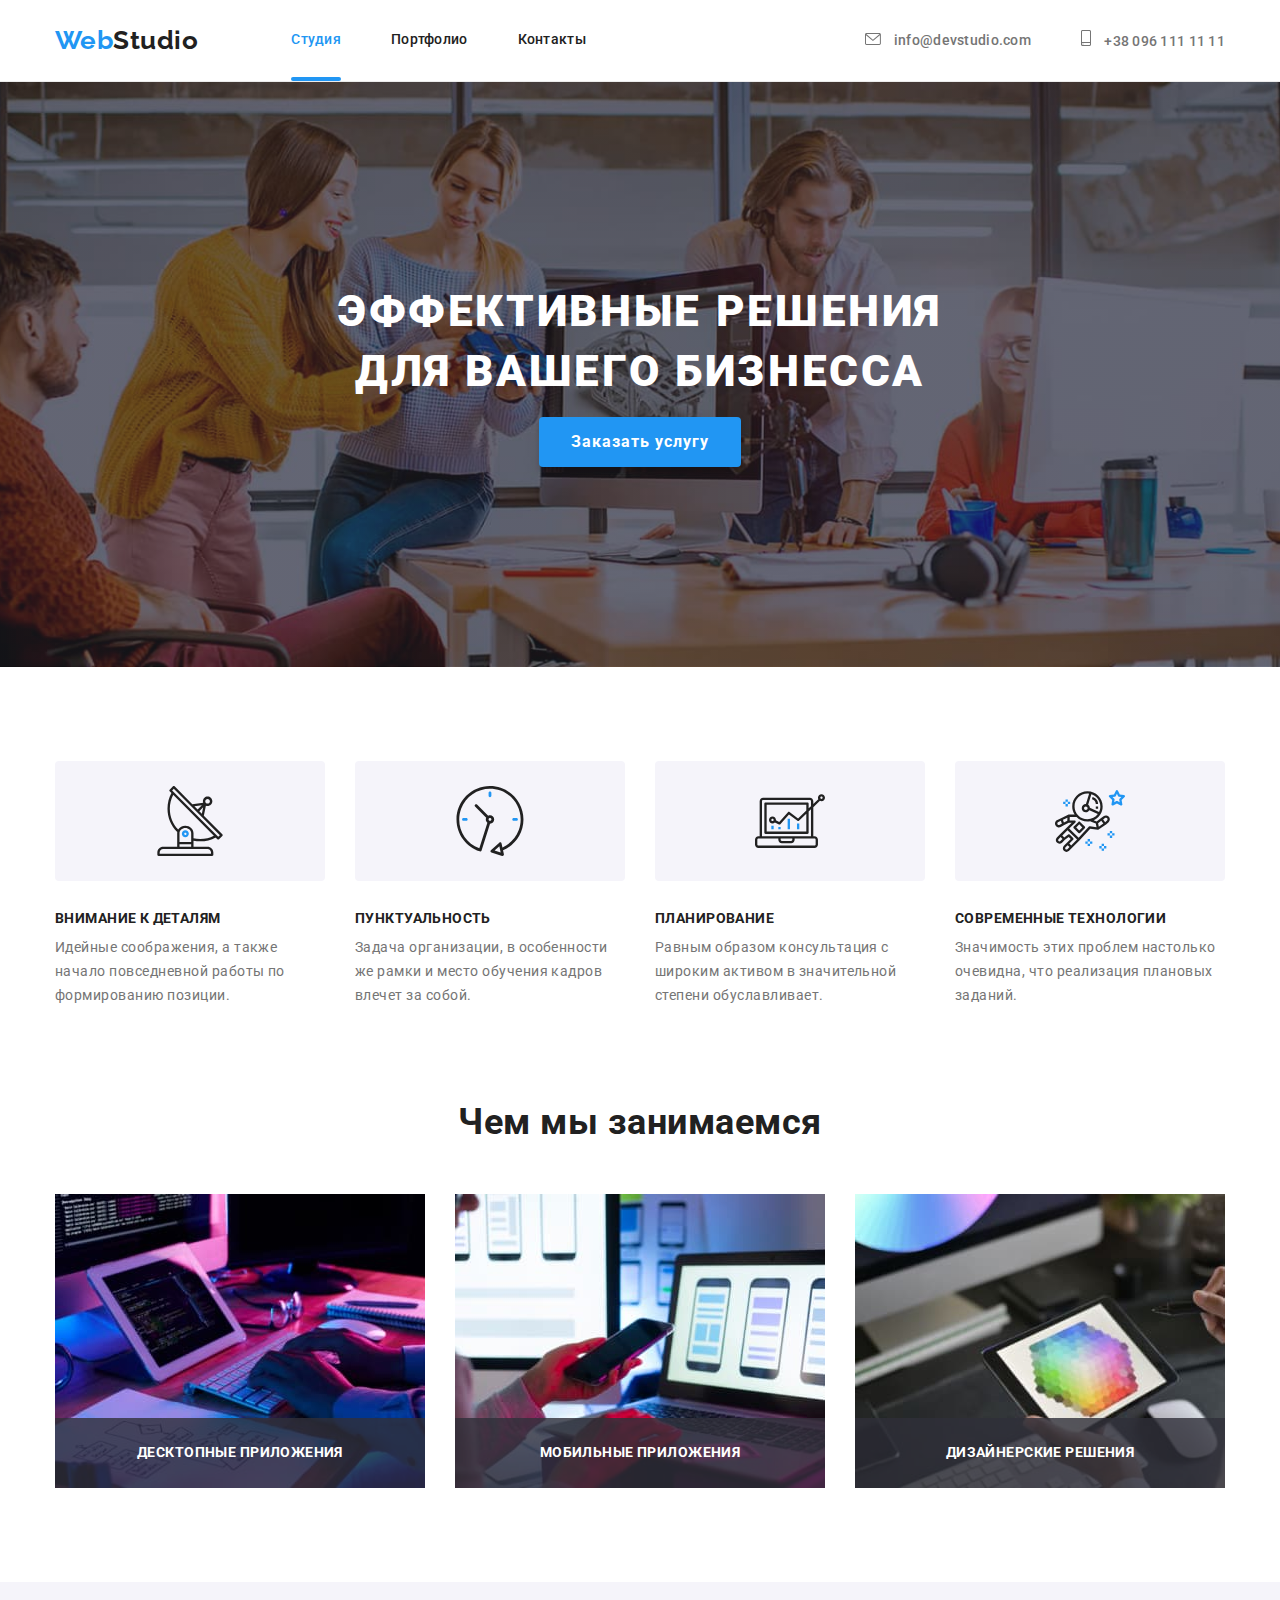
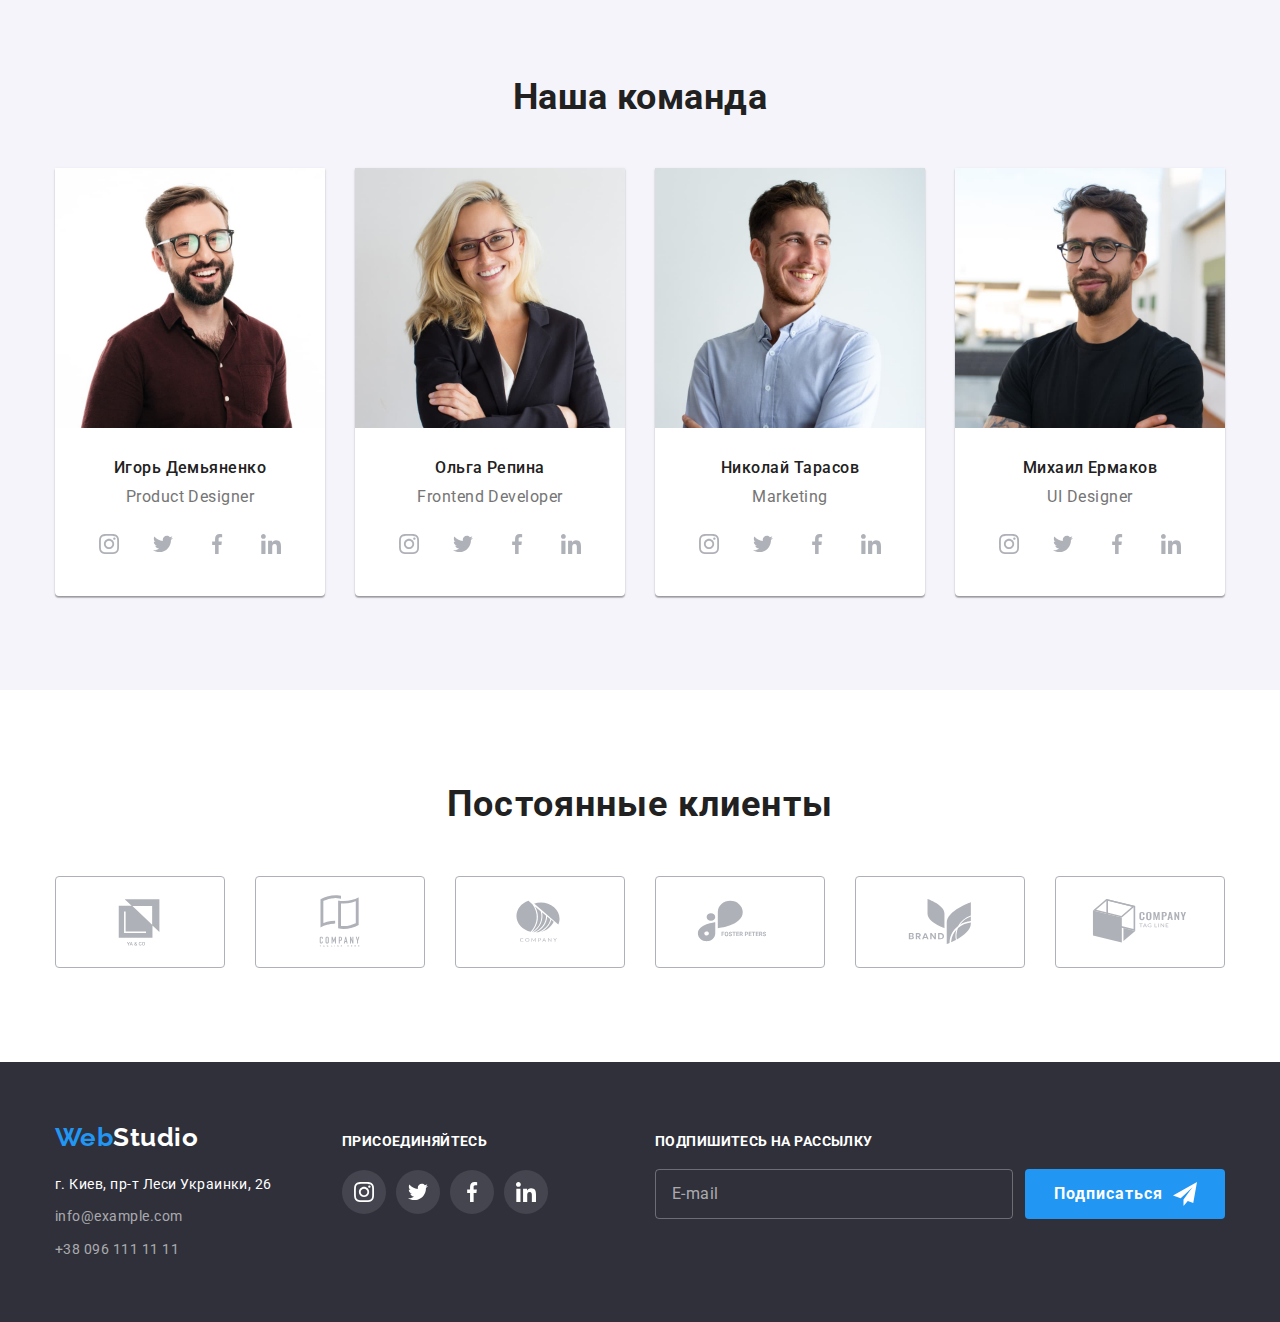
<file: index.html>
<!DOCTYPE html>
<html lang="ru">

<head>
  <meta charset="UTF-8" />
  <meta http-equiv="X-UA-Compatible" content="IE=edge" />
  <meta name="viewport" content="width=device-width, initial-scale=1.0" />
  <title>Студия</title>
  <link rel="preconnect" href="https://fonts.googleapis.com" />
  <link rel="preconnect" href="https://fonts.gstatic.com" crossorigin />
  <link href="https://fonts.googleapis.com/css2?family=Raleway:wght@700&family=Roboto:wght@400;500;700;900&display=swap"
    rel="stylesheet" />
  <link rel="stylesheet"
    href="https://cdnjs.cloudflare.com/ajax/libs/modern-normalize/1.0.0/modern-normalize.min.css" />
  <link rel="stylesheet" href="./css/styles.css" />
</head>

<body>
  <!--HEADER-->
  <header class="header">
    <div class="container logo-navigation">
      <nav class="logo-navigation">
        <a href="" lang="en" class="logo link">Web<span class="logo-accent">Studio</span> </a>

        <ul class="header-buttons">
          <li class="list header-menu-item">
            <a href="./index.html" class="link site-nav-text current current-line">Студия</a>
          </li>
          <li class="list header-menu-item">
            <a href="./portfolio.html" class="link site-nav-text">Портфолио</a>
          </li>
          <li class="list header-menu-item">
            <a href="" class="link site-nav-text">Контакты</a>
          </li>
        </ul>
      </nav>
      <ul class="phone-navigation">
        <li class="list header-contact-item">
          <a href="mailto:info@devstudio.com" class="link site-contact">
           <svg class="header-icons" width="16px" height="12px">
             <use href="./images/icons.svg#icon-envelope-min"></use>
           </svg>
          info@devstudio.com</a>
        </li>
        <li class="list header-contact-item">
          <a href="tel:+380961111111" class="link site-contact">
           <svg class="header-icons" width="10px" height="16px">
             <use href="./images/icons.svg#icon-smartphone-min"></use>
           </svg>
          +38 096 111 11 11</a>
        </li>
      </ul>
    </div>
  </header>
  <!--MAIN-->
  <main>
    <!--Main section-->
    <section class="hero-bg-temporary">
      <div class="container">
        <h1 class="hero-title">Эффективные решения для вашего бизнесса</h1>
        <button type="button" class="hero-button" data-modal-open>Заказать услугу</button>
      </div>
    </section>
    <!--Firm quality section-->
    <section class="section">
      <div class="container">
        <h2 class="visually-hidden">Наши преимущества</h2>
        <ul class="advantages-items">
          <li class="list advantages-item">
            <div class="icon-case">
              <svg class="qualities-icon" width="70" height="70">
                <use href="./images/icons.svg#icon-antenna-1-min"></use>
              </svg>
            </div>
            <h3 class="advantages-title">Внимание к деталям</h3>
            <p class="advantages-text">Идейные соображения, а также начало повседневной работы по формированию позиции.
            </p>
          </li>
          <li class="list advantages-item">
            <div class="icon-case">
              <svg class="qualities-icon" width="70" height="70">
                <use href="./images/icons.svg#icon-clock-1-min"></use>
              </svg>
            </div>
            <h3 class="advantages-title">Пунктуальность</h3>
            <p class="advantages-text">Задача организации, в особенности же рамки и место обучения кадров влечет за
              собой.</p>
          </li>
          <li class="list advantages-item">
            <div class="icon-case">
              <svg class="qualities-icon" width="70" height="70">
                <use href="./images/icons.svg#icon-diagram-1-min"></use>
              </svg>
            </div>
            <h3 class="advantages-title">Планирование</h3>
            <p class="advantages-text">Равным образом консультация с широким активом в значительной степени
              обуславливает.</p>
          </li>
          <li class="list advantages-item">
            <div class="icon-case">
              <svg class="qualities-icon" width="70" height="70">
                <use href="./images/icons.svg#icon-astronaut-1-min"></use>
              </svg>
            </div>
            <h3 class="advantages-title">Современные технологии</h3>
            <p class="advantages-text">Значимость этих проблем настолько очевидна, что реализация плановых заданий.</p>
          </li>
        </ul>
      </div>
    </section>
    <!--Section direction of work-->
    <section class="section1">
      <div class="container">
        <h2 class="work-title-index">Чем мы занимаемся</h2>
        <ul class="work-ul">
          <li class="list work-item">
            <img src="./images/img.jpg" width="370" height="294" alt="Работаем с алгоритмами на пк">
            <p class="our-work-text">Десктопные приложения</p>
          </li>
          <li class="list work-item">
            <img src="./images/img2.jpg" width="370" height="294" alt="Работаем с алгоритмами на смартфонах">
            <p class="our-work-text">Мобильные приложения</p>
          </li>
          <li class="list work-item">
            <img src="./images/img3.jpg" width="370" height="294" alt="Работаем с графикой">
            <p class="our-work-text">Дизайнерские решения</p>
          </li>
        </ul>
      </div>
    </section>
    <!--Development team section-->
    <section class="section2">
      <div class="container">
        <h2 class="title team-title">Наша команда</h2>
        <ul class="photo-command">
          <li class="list photo-command-item">
            <img src="./images/img4.jpg" width="270" height="260" alt="Игорь Демьяненко">
            <div class="command-item-text">
              <h3 class="command-item-title">Игорь Демьяненко</h3>
              <p class="command-item-role" lang="en">Product Designer</p>
              <ul class="list social-networks">
                <li class="social-networks-item">
                  <a class="social-networks-link" href="">
                    <svg class="social-networks-icon" width="20" height="20">
                      <use href="./images/icons.svg#icon-instagram-2-min"></use>
                    </svg>
                  </a>
                </li>
                <li class="social-networks-item">
                  <a class="social-networks-link" href="">
                    <svg class="social-networks-icon" width="20" height="20">
                      <use href="./images/icons.svg#icon-twitter-1-min"></use>
                    </svg>
                  </a>
                </li>
                <li class="social-networks-item">
                  <a class="social-networks-link" href="">
                    <svg class="social-networks-icon" width="20" height="20">
                      <use href="./images/icons.svg#icon-facebook-1-min"></use>
                    </svg>
                  </a>
                </li>
                <li class="social-networks-item">
                  <a class="social-networks-link" href="">
                    <svg class="social-networks-icon" width="20" height="20">
                      <use href="./images/icons.svg#icon-linkedin-1-min"></use>
                    </svg>
                  </a>
                </li>
              </ul>
            </div>
          </li>
          <li class="list photo-command-item">
            <img src="./images/img5.jpg" width="270" height="260" alt="Ольга Репина">
            <div class="command-item-text">
              <h3 class="command-item-title">Ольга Репина</h3>
              <p class="command-item-role" lang="en">Frontend Developer</p>
              <ul class="list social-networks">
                <li class="social-networks-item">
                  <a class="social-networks-link" href="">
                    <svg class="social-networks-icon" width="20" height="20">
                      <use href="./images/icons.svg#icon-instagram-2-min"></use>
                    </svg>
                  </a>
                </li>
                <li class="social-networks-item">
                  <a class="social-networks-link" href="">
                    <svg class="social-networks-icon" width="20" height="20">
                      <use href="./images/icons.svg#icon-twitter-1-min"></use>
                    </svg>
                  </a>
                </li>
                <li class="social-networks-item">
                  <a class="social-networks-link" href="">
                    <svg class="social-networks-icon" width="20" height="20">
                      <use href="./images/icons.svg#icon-facebook-1-min"></use>
                    </svg>
                  </a>
                </li>
                <li class="social-networks-item">
                  <a class="social-networks-link" href="">
                    <svg class="social-networks-icon" width="20" height="20">
                      <use href="./images/icons.svg#icon-linkedin-1-min"></use>
                    </svg>
                  </a>
                </li>
              </ul>
            </div>
          </li>
          <li class="list photo-command-item">
            <img src="./images/img6.jpg" width="270" height="260" alt="Николай Тарасов">
            <div class="command-item-text">
              <h3 class="command-item-title">Николай Тарасов</h3>
              <p class="command-item-role" lang="en">Marketing</p>
              <ul class="list social-networks">
                <li class="social-networks-item">
                  <a class="social-networks-link" href="">
                    <svg class="social-networks-icon" width="20" height="20">
                      <use href="./images/icons.svg#icon-instagram-2-min"></use>
                    </svg>
                  </a>
                </li>
                <li class="social-networks-item">
                  <a class="social-networks-link" href="">
                    <svg class="social-networks-icon" width="20" height="20">
                      <use href="./images/icons.svg#icon-twitter-1-min"></use>
                    </svg>
                  </a>
                </li>
                <li class="social-networks-item">
                  <a class="social-networks-link" href="">
                    <svg class="social-networks-icon" width="20" height="20">
                      <use href="./images/icons.svg#icon-facebook-1-min"></use>
                    </svg>
                  </a>
                </li>
                <li class="social-networks-item">
                  <a class="social-networks-link" href="">
                    <svg class="social-networks-icon" width="20" height="20">
                      <use href="./images/icons.svg#icon-linkedin-1-min"></use>
                    </svg>
                  </a>
                </li>
              </ul>
            </div>
          </li>
          <li class="list photo-command-item">
            <img src="./images/img7.jpg" width="270" height="260" alt="Михаил Ермаков">
            <div class="command-item-text">
              <h3 class="command-item-title">Михаил Ермаков</h3>
              <p class="command-item-role" lang="en">UI Designer</p>
              <ul class="list social-networks">
                <li class="social-networks-item">
                  <a class="social-networks-link" href="">
                    <svg class="social-networks-icon" width="20" height="20">
                      <use href="./images/icons.svg#icon-instagram-2-min"></use>
                    </svg>
                  </a>
                </li>
                <li class="social-networks-item">
                  <a class="social-networks-link" href="">
                    <svg class="social-networks-icon" width="20" height="20">
                      <use href="./images/icons.svg#icon-twitter-1-min"></use>
                    </svg>
                  </a>
                </li>
                <li class="social-networks-item">
                  <a class="social-networks-link" href="">
                    <svg class="social-networks-icon" width="20" height="20">
                      <use href="./images/icons.svg#icon-facebook-1-min"></use>
                    </svg>
                  </a>
                </li>
                <li class="social-networks-item">
                  <a class="social-networks-link" href="">
                    <svg class="social-networks-icon" width="20" height="20">
                      <use href="./images/icons.svg#icon-linkedin-1-min"></use>
                    </svg>
                  </a>
                </li>
              </ul>
            </div>
          </li>
        </ul>
      </div>
    </section>
    <section class="clients-section">
      <div class="container">
        <h2 class="regular-clients-title">Постоянные клиенты</h2>
        <ul class="list regular-clien-list">
          <li class="regular-clien-item">
            <a class="regular-cliet-link" href="">
              <svg class="regular-clients-icon" width="106" height="60">
                <use href="./images/icons.svg#icon-Logo-min"></use>
              </svg></a>
          </li>
          <li class="regular-clien-item">
            <a class="regular-cliet-link" href="">
              <svg class="regular-clients-icon" width="106" height="60">
                <use href="./images/icons.svg#icon-Logo-1-min"></use>
              </svg></a>
          </li>
          <li class="regular-clien-item">
            <a class="regular-cliet-link" href="">
              <svg class="regular-clients-icon" width="106" height="60">
                <use href="./images/icons.svg#icon-Logo-2-min"></use>
              </svg></a>
          </li>
          <li class="regular-clien-item">
            <a class="regular-cliet-link" href="">
              <svg class="regular-clients-icon" width="106" height="60">
                <use href="./images/icons.svg#icon-Logo-3-min"></use>
              </svg></a>
          </li>
          <li class="regular-clien-item">
            <a class="regular-cliet-link" href="">
              <svg class="regular-clients-icon" width="106" height="60">
                <use href="./images/icons.svg#icon-Logo-4-min"></use>
              </svg></a>
          </li>
          <li class="regular-clien-item">
            <a class="regular-cliet-link" href="">
              <svg class="regular-clients-icon" width="106" height="60">
                <use href="./images/icons.svg#icon-Logo-5-min"></use>
              </svg></a>
          </li>
        
        </ul>
      </div>
    </section>
  </main>
  <!--FOOTER-->

  <footer class="footer">
    <div class="container">
      <div class="footer-case">
        <div class="footer-inner-case">
         <a href="" lang="en" class="footer-logo link">Web<span class="logo-accent-footer">Studio</span> </a>
         <address>
           <ul>
             <li class="footer-map list">г. Киев, пр-т Леси Украинки, 26</li>
             <li class="list footer-mail">
               <a href="mailto:info@example.com" class="footer-contact link">info@example.com</a>
             </li>
             <li class="list footer-phone">
               <a href="tel:+380961111111" class="footer-contact link">+38 096 111 11 11</a>
             </li>
           </ul>
         </address>
       </div>
       <div class="footer-icons-case">
         <p class="footer-title-icons">Присоединяйтесь</p>
         <ul class="list footer-list-icons">
           <li class="footer-item-icons">
             <a class="footer-link-icons" href="">
               <svg class="footer-icon" widht="20px" height="20px">
                 <use href="./images/icons.svg#icon-instagram-2-min"></use>
               </svg>
             </a>
           </li>
           <li class="footer-item-icons">
             <a class="footer-link-icons" href="">
               <svg class="footer-icon" widht="20px" height="20px">
                 <use href="./images/icons.svg#icon-twitter-1-min"></use>
               </svg>
             </a>
           </li>
           <li class="footer-item-icons">
             <a class="footer-link-icons" href="">
               <svg class="footer-icon" widht="20px" height="20px">
                 <use href="./images/icons.svg#icon-facebook-1-min"></use>
               </svg>
             </a>
           </li>
           <li class="footer-item-icons">
             <a class="footer-link-icons" href="">
               <svg class="footer-icon" widht="20px" height="20px">
                 <use href="./images/icons.svg#icon-linkedin-1-min"></use>
               </svg>
             </a>
           </li>
         </ul>
       </div>


       <div class="footer-submit">
         <p class="form-tittle">Подпишитесь на рассылку</p>
           <form class="footer-form" name="Signup" autocomplete="on" action="">
             <label>
              <input 
                type="email"
                name="Subscribe"
                placeholder="E-mail"
                class="footer-form-email" />
             </label>
             <button type="submit" class="footer-for-btn">
               Подписаться
               <svg class="footer-for-svg" width="24" height="24">
                <use href="./images/icons.svg#icon-icon-send"></use>
               </svg>
             </button>
           </form>
       </div>

      </div>
    </div>
  </footer>

  <div class="backdrope is-hidden" data-modal>
    <div class="modal">
      <button type="button" class="modal-close-btn" data-modal-close>
        <svg class="close-icon" width="18" height="18">
          <use href="./images/icons.svg#icon-close-black-18dp-2-1"></use>
        </svg>
      </button>
      
      <form action="#" name="modal-form">
        <p class="modal-form-text">Оставьте свои данные, мы вам перезвоним</p>
        <div class="modal-case-name">
          <label class="lable-modal" for="user_name">Имя</label>
          <div class="input-svg-name">
            <input id="user_name" type="text" name="name" class="user-name-input" />
            <svg class="svg-name" width="18" height="18">
              <use href="./images/icons.svg#icon-person-black-18dp-1"></use>
            </svg>
          </div>
        </div>

        <div class="modale-phone-case">
          <label class="lable-modal" for="phone_number">Телефон</label>
          <div class="input-svg-phone">
            <input type="tel" name="telephone" id="phone_number" class="phone-number-input" />
            <svg class="svg-phone" width="18" height="18">
              <use href="./images/icons.svg#icon-phone-black-18dp-1"></use>
            </svg>
          </div>
        </div>


        <div class="modal-email-case">
          <label class="lable-modal" for="user_email">Почта</label>
          <div class="input-svg-email">
            <input type="email" name="email" id="user_email" class="email-input" />
            <svg class="svg-email" width="18" height="18">
              <use href="./images/icons.svg#icon-email-black-18dp-1"></use>
            </svg>
          </div>
        </div>


        <div class="modal-textarea-case">
          <label class="lable-modal" for="feedback_area">Комментарий</label>
          <textarea name="feedback" id="feedback_area" placeholder="Введите текст" class="for-comments"></textarea>
        </div>


        <div class="modal-agreement-case">
          <input type="checkbox" name="policy" id="modal-check" class="modal-check visually-hidden"/>
          <label for="modal-check" class="modal-check-text"
          ><span><svg class="icon-check" width="16px" height="15px">
             <use href="./images/icons.svg#icon-Vector"></use>
          </svg></span>Соглашаюсь с рассылкой и принимаю </label>
          <a class="policy-link" href="">Условия договора</a>
        </div>

        <button class="btn-submit" type="submit">Отправить</button>

      </form>
      
    </div>
  </div>
  <script src="./js/modal.js"></script>
</body>

</html>
</file>
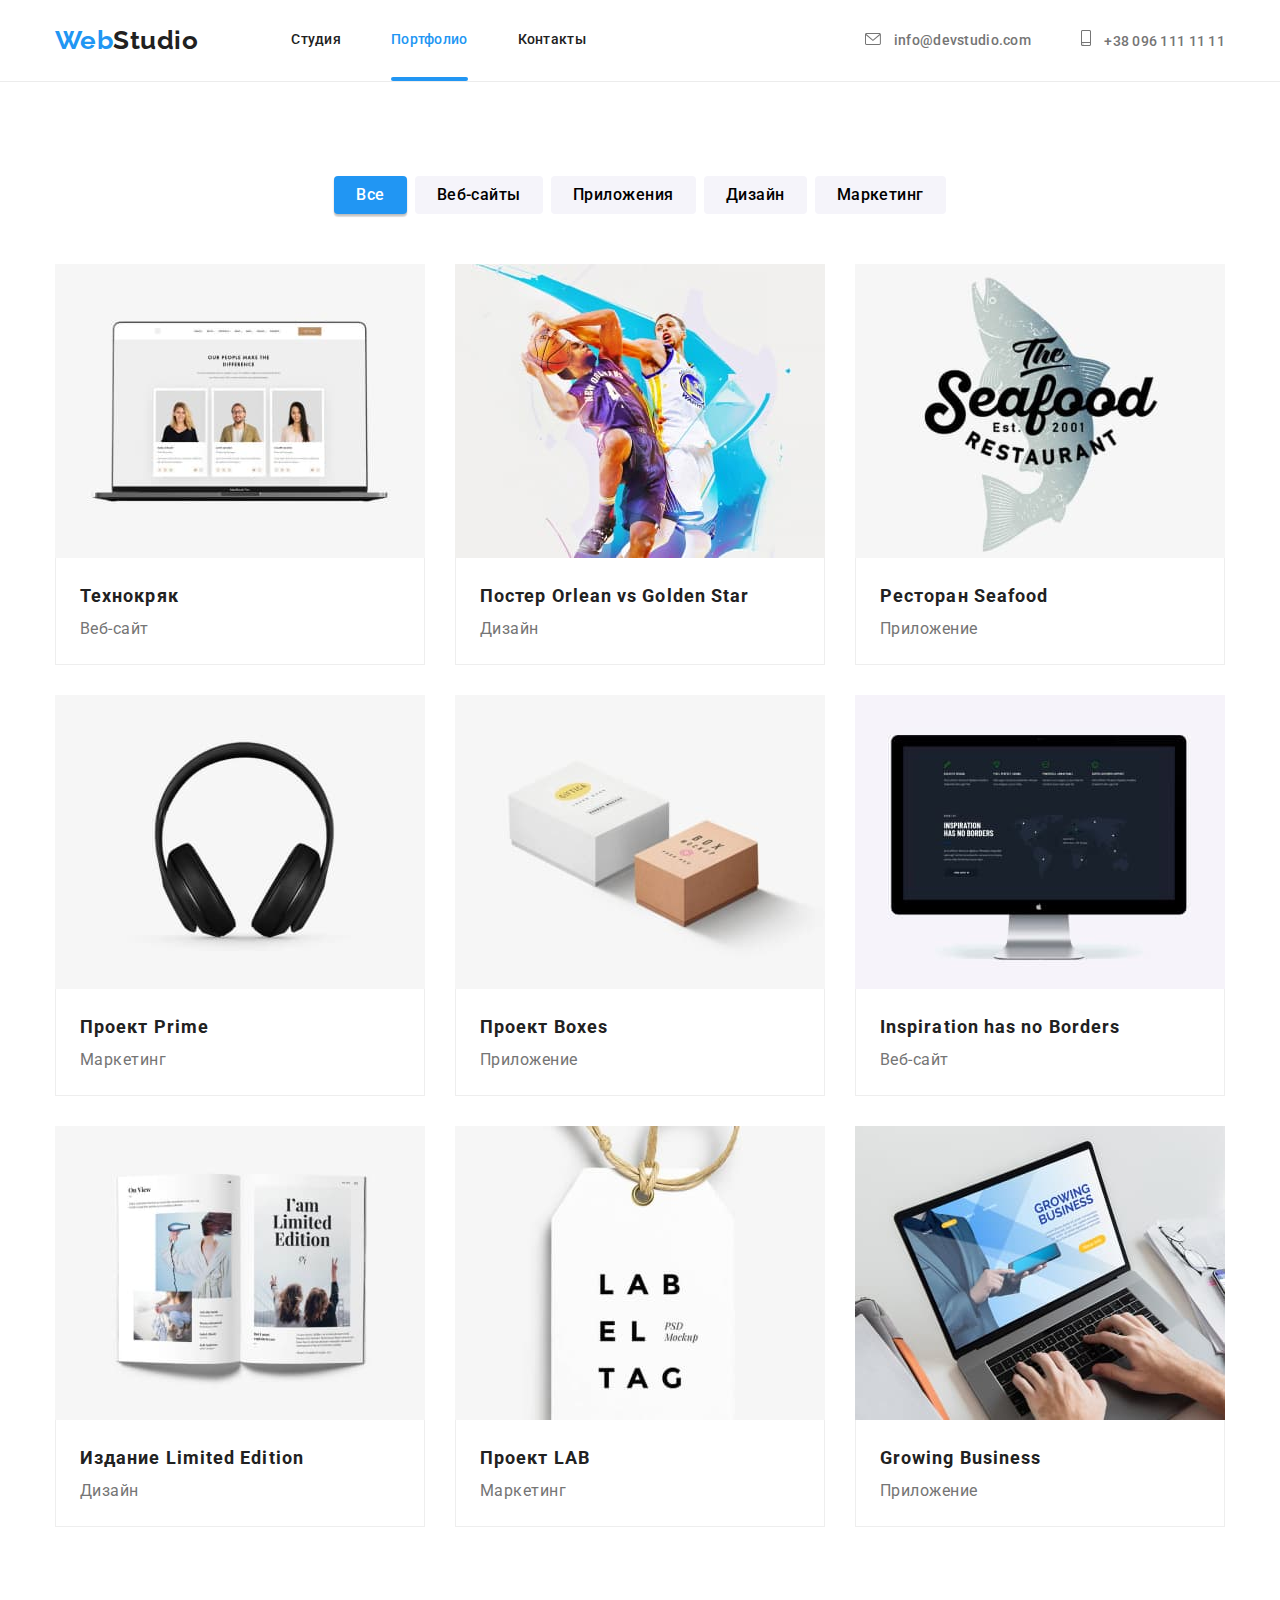
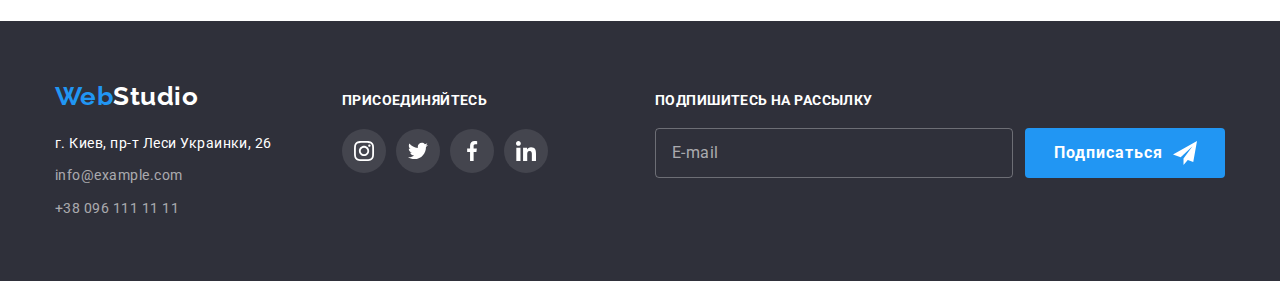
<file: portfolio.html>
<!DOCTYPE html>
<html lang="ru">

<head>
    <meta charset="UTF-8" />
    <meta http-equiv="X-UA-Compatible" content="IE=edge" />
    <meta name="viewport" content="width=device-width, initial-scale=1.0" />
    <title>WebStudio</title>
    <link rel="preconnect" href="https://fonts.googleapis.com" />
    <link rel="preconnect" href="https://fonts.gstatic.com" crossorigin />
    <link
        href="https://fonts.googleapis.com/css2?family=Raleway:wght@700&family=Roboto:wght@400;500;700;900&display=swap"
        rel="stylesheet" />
    <link rel="stylesheet" href="https://cdnjs.cloudflare.com/ajax/libs/modern-normalize/1.0.0/modern-normalize.min.css" />
    <link rel="stylesheet" href="./css/styles.css" />
</head>

<body>
    <header class="header">
      <div class="container logo-navigation">
        <nav class="logo-navigation">
            <a href="" lang="en" class="logo link">Web<span class="logo-accent">Studio</span> </a>

            <ul class="header-buttons">
                <li class="list header-menu-item">
                    <a href="./index.html" class="link site-nav-text">Студия</a>
                </li>
                <li class="list header-menu-item">
                    <a href="./portfolio.html" class="link site-nav-text current current-line">Портфолио</a>
                </li>
                <li class="list header-menu-item">
                    <a href="" class="link site-nav-text">Контакты</a>
                </li>
            </ul>
        </nav>
        <ul class="phone-navigation">
            <li class="list header-contact-item">
                <a href="mailto:info@devstudio.com" class="link site-contact">
                    <svg class="header-icons" width="16px" height="12px">
                        <use href="./images/icons.svg#icon-envelope-min"></use>
                    </svg>
                    info@devstudio.com</a>
            </li>
            <li class="list header-contact-item">
                <a href="tel:+380961111111" class="link site-contact">
                <svg class="header-icons" width="10px" height="16px">
                    <use href="./images/icons.svg#icon-smartphone-min"></use>
                </svg>
                    +38 096 111 11 11</a>
            </li>
        </ul>
      </div>
    </header>
    <main>
        <section class="section">
          <div class="container">
            <!--Скрытый заголовок-->
            <h1 class="visually-hidden">Виды работ</h1>
            <ul class="works-buttons">
                <li class="list work-button-li">
                    <button type="button" class="work-button button-current">Все</button>
                </li>
                <li class="list work-button-li">
                    <button type="button" class="work-button">Веб-сайты</button>
                </li>
                <li class="list work-button-li">
                    <button type="button" class="work-button">Приложения</button>
                </li>
                <li class="list work-button-li">
                    <button type="button" class="work-button">Дизайн</button>
                </li>
                <li class="list work-button-li">
                    <button type="button" class="work-button">Маркетинг</button>
                </li>
            </ul>

            
            <ul class="works-items">
                <li class="list works-item">
                    <a href="" class="link porfolio-link">
                        <div class="overlay-case">
                        <img class="works-img" src="./images/img8.jpg" alt="дисплей" width="370" />
                        <p class="overlay-text">
                            Технокряк это современная площадка распространения коронавируса. Компании
                            используют эту платформу для цифрового шпионажа и атак на защищённые сервера
                            конкурентов.
                        </p>
                        </div>
                        <div class="works-item-bottom">
                        <h2 class="works-title">Технокряк</h2>
                        <p class="works-text">Веб-сайт</p>
                        </div>
                    </a>
                </li>
                <li class="list works-item">
                    <a href="" class="link porfolio-link">
                        <div class="overlay-case">
                        <img class="works-img" src="./images/img9.jpg" alt="постер баскетбол" width="370" />
                        <p class="overlay-text">
                            Технокряк это современная площадка распространения коронавируса. Компании
                            используют эту платформу для цифрового шпионажа и атак на защищённые сервера
                            конкурентов.
                        </p>
                        </div>
                        <div class="works-item-bottom">
                        <h2 class="works-title">
                            Постер
                            <span lang="en">Orlean vs Golden Star</span>
                        </h2>
                        <p class="works-text">Дизайн</p>
                        </div>
                    </a>
                </li>
                <li class="list works-item">
                    <a href="" class="link porfolio-link">
                        <div class="overlay-case">
                        <img class="works-img" src="./images/img10.jpg" alt="приложение ресторан морепродуктов" width="370" />
                        <p class="overlay-text">
                            Технокряк это современная площадка распространения коронавируса. Компании
                            используют эту платформу для цифрового шпионажа и атак на защищённые сервера
                            конкурентов.
                        </p>
                        </div>
                        <div class="works-item-bottom">
                        <h2 class="works-title">
                            Ресторан
                            <span lang="en">Seafood</span>
                        </h2>
                        <p class="works-text">Приложение</p>
                        </div>
                    </a>
                </li>
                <li class="list works-item">
                    <a href="" class="link porfolio-link">
                        <div class="overlay-case">
                        <img class="works-img" src="./images/img11.jpg" alt="проект прайм" width="370" />
                        <p class="overlay-text">
                            Технокряк это современная площадка распространения коронавируса. Компании
                            используют эту платформу для цифрового шпионажа и атак на защищённые сервера
                            конкурентов.
                        </p>
                        </div>
                        <div class="works-item-bottom">
                        <h2 class="works-title">
                            Проект
                            <span lang="en">Prime</span>
                        </h2>
                        <p class="works-text">Маркетинг</p>
                        </div>
                    </a>
                </li>
                <li class="list works-item">
                    <a href="" class="link porfolio-link">
                        <div class="overlay-case">
                        <img class="works-img" src="./images/img12.jpg" alt="проект коробка" width="370" />
                        <p class="overlay-text">
                            Технокряк это современная площадка распространения коронавируса. Компании
                            используют эту платформу для цифрового шпионажа и атак на защищённые сервера
                            конкурентов.
                        </p>
                        </div>
                        <div class="works-item-bottom">
                        <h2 class="works-title">
                            Проект
                            <span lang="en">Boxes</span>
                        </h2>
                        <p class="works-text">Приложение</p>
                        </div>
                    </a>
                </li>
                <li class="list works-item">
                    <a href="" class="link porfolio-link">
                        <div class="overlay-case">
                        <img class="works-img" src="./images/img13.jpg" alt="монитор" width="370" />
                        <p class="overlay-text">
                            Технокряк это современная площадка распространения коронавируса. Компании
                            используют эту платформу для цифрового шпионажа и атак на защищённые сервера
                            конкурентов.
                        </p>
                        </div>
                        <div class="works-item-bottom">
                        <h2 class="works-title" lang="en">Inspiration has no Borders</h2>
                        <p class="works-text">Веб-сайт</p>
                        </div>
                    </a>
                </li>
                <li class="list works-item">
                    <a href="" class="link porfolio-link">
                        <div class="overlay-case">
                        <img class="works-img" src="./images/img14.jpg" alt="издание" width="370" />
                        <p class="overlay-text">
                            Технокряк это современная площадка распространения коронавируса. Компании
                            используют эту платформу для цифрового шпионажа и атак на защищённые сервера
                            конкурентов.
                        </p>
                        </div>
                        <div class="works-item-bottom">
                        <h2 class="works-title">
                            Издание
                            <span lang="en">Limited Edition</span>
                        </h2>
                        <p class="works-text">Дизайн</p>
                        </div>
                    </a>
                </li>
                <li class="list works-item">
                    <a href="" class="link porfolio-link">
                        <div class="overlay-case">
                        <img class="works-img" src="./images/img15.jpg" alt="лейба проект" width="370" />
                        <p class="overlay-text">
                            Технокряк это современная площадка распространения коронавируса. Компании
                            используют эту платформу для цифрового шпионажа и атак на защищённые сервера
                            конкурентов.
                        </p>
                        </div>
                        <div class="works-item-bottom">
                        <h2 class="works-title">
                            Проект
                            <span lang="en">LAB</span>
                        </h2>
                        <p class="works-text">Маркетинг</p>
                        </div>
                    </a>
                </li>
                <li class="list works-item">
                    <a href="" class="link porfolio-link">
                        <div class="overlay-case">
                        <img class="works-img" src="./images/img16.jpg" alt="ноутбук" width="370" />
                        <p class="overlay-text">
                            Технокряк это современная площадка распространения коронавируса. Компании
                            используют эту платформу для цифрового шпионажа и атак на защищённые сервера
                            конкурентов.
                        </p>
                        </div>
                        <div class="works-item-bottom">
                        <h2 class="works-title" lang="en">Growing Business</h2>
                        <p class="works-text">Приложение</p>
                        </div>
                    </a>
                </li>
            </ul>
            
          </div>
        </section>
    </main>
    <footer class="footer">
        <div class="container">
            <div class="footer-case">
                <div class="footer-inner-case">
                    <a href="" lang="en" class="footer-logo link">Web<span class="logo-accent-footer">Studio</span> </a>
                    <address>
                        <ul>
                            <li class="footer-map list">г. Киев, пр-т Леси Украинки, 26</li>
                            <li class="list footer-mail">
                                <a href="mailto:info@example.com" class="footer-contact link">info@example.com</a>
                            </li>
                            <li class="list footer-phone">
                                <a href="tel:+380961111111" class="footer-contact link">+38 096 111 11 11</a>
                            </li>
                        </ul>
                    </address>
                </div>
                <div class="footer-icons-case">
                    <h3 class="footer-title-icons">Присоединяйтесь</h3>
                    <ul class="list footer-list-icons">
                        <li class="footer-item-icons">
                            <a class="footer-link-icons" href="">
                                <svg class="footer-icon" widht="20px" height="20px">
                                    <use href="./images/icons.svg#icon-instagram-2-min"></use>
                                </svg>
                            </a>
                        </li>
                        <li class="footer-item-icons">
                            <a class="footer-link-icons" href="">
                                <svg class="footer-icon" widht="20px" height="20px">
                                    <use href="./images/icons.svg#icon-twitter-1-min"></use>
                                </svg>
                            </a>
                        </li>
                        <li class="footer-item-icons">
                            <a class="footer-link-icons" href="">
                                <svg class="footer-icon" widht="20px" height="20px">
                                    <use href="./images/icons.svg#icon-facebook-1-min"></use>
                                </svg>
                            </a>
                        </li>
                        <li class="footer-item-icons">
                            <a class="footer-link-icons" href="">
                                <svg class="footer-icon" widht="20px" height="20px">
                                    <use href="./images/icons.svg#icon-linkedin-1-min"></use>
                                </svg>
                            </a>
                        </li>
                    </ul>
                </div>

                <div class="footer-submit">
                    <h3 class="form-tittle">Подпишитесь на рассылку</h3>
                    <form class="footer-form" name="Signup" autocomplete="on" action="">
                        <label>
                            <input type="email" name="Subscribe" placeholder="E-mail" class="footer-form-email" />
                        </label>
                        <button type="submit" class="footer-for-btn">
                            Подписаться
                            <svg class="footer-for-svg" width="24" height="24">
                                <use href="./images/icons.svg#icon-icon-send"></use>
                            </svg>
                        </button>
                    </form>
                </div>

            </div>
        </div>
    </footer>
</body>

</html>
</file>
<file: css/styles.css>
:root {
  --title-text-color: #212121;
  --primary-text-color: #757575;
  --primary-white-color: #ffffff;
  --accent-color: #2196f3;
  --accent-color-hover: #188ce8;
  --team-bg-color: #f5f4fa;
  --footer-bg-color: #2f303a;
  --footer-contact-color: rgba(255, 255, 255, 0.6);
  --temporary-bg-color: #2f303a;
  --secondary-color: #ffffff;
  --navigation-btn-color: #2196f3;
   --icons-main-color: #afb1b8;
   --secondary-other-color: #f5f4fa;
}

/* Обнуление паддингов и марджинов */

p,
h1,
h2,
h3,
h4,
h5,
h6 {
  margin: 0;
}

.visually-hidden {
	position: absolute;
	width: 1px;
	height: 1px;
	margin: -1px;
	border: 0;
	padding: 0;
	white-space: nowrap;
	clip-path: inset(100%);
	clip: rect(0 0 0 0);
	overflow: hidden;
}

.list {
  list-style: none;
  padding: 0;
  margin: 0;
}

img {
  display: block;
  max-width: 100%;
  height: auto;
}

ul {
  padding: 0;
  margin: 0;
}

/* Контейнер */

.container {
  width: 1200px;
  margin: 0 auto;
  padding-left: 15px;
  padding-right: 15px;
}
.header {
  margin: 0 auto;
  border-bottom: 1px solid #ececec;
}

.header-buttons {
  display: flex;
  align-items: center;
  margin-left: 93px;
}

.logo-navigation {
  display: flex;
  
}

.header-menu-item:not(:first-child) {
  margin-left: 50px;
}

.header-contact-item:first-child {
  margin-right: 50px;
}

.header-icons {
  fill: var(--navigation-btn-color);
  margin-right: 10px;
}
.header-icons:hover,
.header-icons:focus {
  fill: var(--navigation-btn-color);
}

.header-icons {
  fill: currentColor;
}

/* Основной блок */

.hero-bg-temporary {
  padding-top: 200px;
  padding-bottom: 200px;
  background-color: #c4c4c4;
  margin-left: auto;
  margin-right: auto;

  background-image: linear-gradient(
      rgba(47, 48, 58, 0.4),
      rgba(47, 48, 58, 0.4)
    ),
    url(../images/img17.jpg);
  max-width: 1600px;
  background-position: center;
  background-repeat: no-repeat;
  background-size: cover;
}


.phone-navigation {
  display: flex;
  align-items: center;
  margin-left: auto;
  
}

body {
  font-family: Roboto, sans-serif;
  letter-spacing: 0.03em;

  color: var(--title-text-color);
  background-color: var(--primary-white-color);
}

/* All site */

.title {
  font-weight: 700;
  font-size: 36px;
  line-height: 1.17;
  text-align: center;
}

.link {
  text-decoration: none;
}

.list {
  list-style: none;
}

/* site-nav */

.logo {
  font-family: Raleway;
  font-size: 26px;
  font-weight: 700;
  line-height: 1.19;
  color: var(--accent-color);

  padding-top: 25px;
  padding-bottom: 25px;
}

.logo-accent {
  color: var(--title-text-color);
  transition-property: color;
  transition-duration: 250ms;
  transition-timing-function: cubic-bezier(0.4, 0, 0.2, 1);
}

.logo-accent:hover {
  color: var(--accent-color);
  
}

.site-nav-text {
  font-size: 14px;
  font-weight: 500;
  line-height: 1.14;
  letter-spacing: 0.02em;
  color: var(--title-text-color);
  padding-top: 32px;
  padding-bottom: 32px;
  display: block;

  position: relative;
  transition-property: color;
  transition-duration: 250ms;
  transition-timing-function: cubic-bezier(0.4, 0, 0.2, 1);
}
.site-nav-text:hover,
.site-nav-text:focus {
  color: var(--accent-color);
  
  
}

.site-nav-text.current-line::after {
  content: '';
  width: 100%;
  height: 4px;
  background: #2196f3;
  border-radius: 2px;
  position: absolute;
  bottom: -1px;
  left: 0;
}

.site-contact {
  font-size: 14px;
  font-weight: 500;
  line-height: 1.14;
  letter-spacing: 0.02em;
  color: var(--primary-text-color);
  padding-top: 32px;
  padding-bottom: 32px;
  transition-property: color;
  transition-duration: 250ms;
  transition-timing-function: cubic-bezier(0.4, 0, 0.2, 1);
}

.site-contact:hover,
.site-contact:focus,
.current {
  color: var(--accent-color);
}

/* hero */

.hero-title {
  color: var(--primary-white-color);
  font-weight: 900;
  font-size: 44px;
  line-height: 1.36;
  text-align: center;
  letter-spacing: 0.06em;
  text-transform: uppercase;
  width: 696px;
  margin-left: auto;
  margin-right: auto;
}

.hero-button {
  font-family: Roboto, sans-serif;
  font-weight: 700;
  font-size: 16px;
  line-height: 1.87;
  letter-spacing: 0.06em;

  color: var(--primary-white-color);
  background-color: var(--accent-color);

  border: none;
  border-radius: 4px;
  box-shadow: 0px 4px 4px rgba(0, 0, 0, 0.15);

  display: block;
  padding: 10px 32px;

  margin-left: auto;
  margin-right: auto;
  margin-top: 15px;
}

.section {
  padding-bottom: 94px;
  padding-top: 94px;
}

.section1 {
  padding-bottom: 94px;
}

.section2 {
  background-color: #f5f4fa;
  padding-bottom: 94px;
  padding-top: 94px;
}

.hero-button:hover,
.hero-button:focus {
  background-color: var(--accent-color-hover);
}

/* advantages */

.advantages-items {
  display: flex;
  justify-content: center;
}

.advantages-item {
  width: 270px;
}
.advantages-item:not(:first-child) {
  margin-left: 30px;
}

.advantages-title {
  font-weight: 700;
  font-size: 14px;
  line-height: 1.14;
  letter-spacing: 0.03em;
  text-transform: uppercase;
  margin-bottom: 10px;
}
.advantages-text {
  font-size: 14px;
  line-height: 1.71;
  color: var(--primary-text-color);
}

/* WORK */

.work-ul {
  display: flex;
  justify-content: center;
}

.work-item:not(:first-child) {
  margin-left: 30px;
}

.work-title-index {
  margin-bottom: 50px;
  font-weight: 700;
  font-size: 36px;
  text-align: center;
}

.work-item {
  position: relative;
}

.our-work-text {
  position: absolute;
  display: flex;
  align-items: center;
  justify-content: center;

  font-weight: 700;
  font-size: 14px;
  line-height: 1.71;
  letter-spacing: 0.03em;
  text-transform: uppercase;
  color: #ffffff;

  width: 100%;
  height: 70px;
  bottom: 0;
  background: rgba(47, 48, 58, 0.8);
}

/* COMMAND */

.photo-command {
  display: flex;
  justify-content: center;
}

.photo-command-item:not(:first-child) {
  margin-left: 30px;
}
.photo-command-item {
  background-color: var(--primary-white-color);
  box-shadow: 0px 1px 3px rgba(0, 0, 0, 0.12), 0px 1px 1px rgba(0, 0, 0, 0.14),
    0px 2px 1px rgba(0, 0, 0, 0.2);
  border-radius: 0px 0px 4px 4px;
}

.command-item-text {
  padding: 30px 32px;
}

.command-item-title {
  font-weight: 500;
  font-size: 16px;
  line-height: 1.19;
  text-align: center;
  margin-top: 0;
  margin-bottom: 10px;
}

.command-item-role {
  font-size: 16px;
  line-height: 1.19;
  color: var(--primary-text-color);
  text-align: center;
  margin-bottom: 16px;
  
  letter-spacing: 0.03em;
}
/* TEAM */

.team {
  background-color: var(--team-bg-color);
}
.team-title {
  margin-bottom: 50px;
  font-weight: 700;
  font-size: 36px;
  text-align: center;
}

.team-role {
  font-size: 16px;
  line-height: 1.19;
  color: var(--primary-text-color);
}

/* footer */

.logo-accent-footer {
  color: var(--primary-white-color);
  transition-property: color;
  transition-duration: 250ms;
  transition-timing-function: cubic-bezier(0.4, 0, 0.2, 1);
}

.logo-accent-footer:hover {
  color: var(--accent-color);
}

.footer {
  padding-top: 60px;
  padding-bottom: 60px;
  background-color: var(--footer-bg-color);
  margin: 0 auto;
  
}

.footer-map {
  font-size: 14px;
  line-height: 1.71;
  font-style: normal;
  color: var(--primary-white-color);
  margin-bottom: 9px;

  transition-property: color;
  transition-duration: 250ms;
  transition-timing-function: cubic-bezier(0.4, 0, 0.2, 1);
}

.footer-contact {
  font-size: 14px;
  line-height: 1.71;
  font-style: normal;
  color: rgba(255, 255, 255, 0.6);
  margin-bottom: 9px;

  transition-property: color;
  transition-duration: 250ms;
  transition-timing-function: cubic-bezier(0.4, 0, 0.2, 1);
}

.footer-logo {
  display: block;
  margin-bottom: 20px;

  font-family: Raleway;
  font-size: 26px;
  font-weight: 700;
  line-height: 1.19;
  color: var(--accent-color);
}

.footer-mail {
  margin-bottom: 9px;
}

.footer-map:hover,
.footer-map:focus,
.footer-contact:hover,
.footer-contact:focus {
  color: var(--accent-color);
}

.footer-icons-case {
  width: 206px;
  height: 80px;
  margin-left: 70px;
  display: flex;
  flex-direction: column;
  align-items: baseline;
  
}

.icon-case {
  display: flex;
  justify-content: center;
  align-items: center;

  width: 270px;
  height: 120px;
  background: #f5f4fa;
  border-radius: 4px;
  margin-bottom: 30px;
}

.footer-title-icons {
  margin-bottom: 20px;

  font-weight: bold;
  font-size: 14px;
  line-height: 1.14;
  letter-spacing: 0.03em;
  text-transform: uppercase;
  color: var();
  color: var(--secondary-color);
  
}

.footer-list-icons {
  display: flex;
  justify-content: space-between;
  
}
.footer-item-icons {
  width: 44px;
  height: 44px;
  display: flex;
  align-items: center;

}

.footer-item-icons:not(:last-child) {
  margin-right: 10px;
}


.footer-link-icons {
  width: 100%;
  height: 100%;
  display: flex;
  align-items: center;
  justify-content: center;
  border-radius: 50%;
  background: rgba(255, 255, 255, 0.1);

  transition-property: background-color;
  transition-duration: 250ms;
  transition-timing-function: cubic-bezier(0.4, 0, 0.2, 1);
}

.footer-icon {
  fill: var(--secondary-color);
}

.footer-link-icons:hover,
.footer-link-icons:focus {
  background-color: var(--navigation-btn-color);
}

.footer-case {
  display: flex;
  display: flex;
  flex-direction: row;
  align-items: baseline;
}

.footer-submit {
  display: flex;
  flex-direction: column;
  width: 570px;
  height: 96px;
  margin-left: auto;
}

.form-tittle {
  font-weight: 700;
  font-size: 14px;
  line-height: 16px;
  letter-spacing: 0.03em;
  text-transform: uppercase;
  color: #ffffff;
  font-weight: bold;
  font-style: normal;
  font-family: Roboto;
  margin-bottom: 20px;
}

.footer-form {
  display: flex;
  justify-content: space-between;
  margin-bottom: 20px;
}

.footer-form-email {
  width: 358px;
  height: 50px;
  padding: 15px 16px;
  font-weight: 400;
  font-size: 16px;
  line-height: 1.25;
  letter-spacing: 0.03em;
  color: var(--footer-contact-color);
  border: 1px solid rgba(255, 255, 255, 0.3);
  background-color: transparent;
  color: var(--footer-contact-color);
  border-radius: 4px;
  outline: none;
  box-sizing: border-box;
}


.footer-form-email::placeholder {
  font-weight: 400;
  font-size: 16px;
  line-height: 1.25;
  letter-spacing: 0.03em;
  color: var(--footer-contact-color);
}

.footer-form-email:focus {
  filter: drop-shadow(0px 4px 4px rgba(0, 0, 0, 0.15));
  border-color: var(--navigation-btn-color);
}

.footer-for-btn {
  display: flex;
  align-items: center;
  width: 200px;
  height: 50px;
  margin-left: 12px;
  padding-left: 29px;
  padding-right: 20px;
  background: #2196f3;
  border-radius: 4px;
  cursor: pointer;
  border: transparent;

  font-family: inherit;
  font-style: normal;
  font-weight: 700;
  font-size: 16px;
  line-height: 1.87;
  text-align: center;
  letter-spacing: 0.06em;
  color: #ffffff;
  transition-property: background-color, box-shadow;
  transition-duration: 250ms;
  transition-timing-function: cubic-bezier(0.4, 0, 0.2, 1);
}

.footer-for-btn:hover,
.footer-for-btn:focus {
  background-color: #188ce8;
  box-shadow: 0px 4px 4px rgba(0, 0, 0, 0.15);
}

.footer-for-svg {
  color: var(--secondary-color);
  margin-left: 10px;
  
}

.social-networks {
  display: flex;
  justify-content: center;
  
}

.social-networks-item {
  width: 44px;
  height: 44px;
}

.social-networks-link {
  width: 100%;
  height: 100%;
  display: flex;
  align-items: center;
  justify-content: center;
  border-radius: 50%;

  transition-property: background-color;
  transition-duration: 250ms;
  transition-timing-function: cubic-bezier(0.4, 0, 0.2, 1);
  
  
}

.social-networks-item + .social-networks-item {
  margin-left: 10px;
}

.social-networks-icon {
  fill: var(--icons-main-color);
  
  transition-property: fill;
  transition-duration: 250ms;
  transition-timing-function: cubic-bezier(0.4, 0, 0.2, 1);
}

.social-networks-link:hover,
.social-networks-link:focus {
  background-color: var(--navigation-btn-color);
}
.social-networks-link:hover .social-networks-icon,
.social-networks-link:focus .social-networks-icon {
  fill: var(--secondary-color);
}


/* PORTPHOLIO */
/* Types of work */

.button-works {
  font-family: Roboto, sans-serif;
  font-weight: 500;
  font-size: 16px;
  line-height: 1.62;

  border: none;
  border-radius: 4px;
}

.button-current {
  color: var(--primary-white-color);
  background-color: var(--accent-color);
  box-shadow: 0px 3px 1px rgba(0, 0, 0, 0.1), 0px 1px 2px rgba(0, 0, 0, 0.08),
    0px 2px 2px rgba(0, 0, 0, 0.12);
}

.button-works:hover,
.button-works:focus {
  color: var(--primary-white-color);
  background-color: var(--accent-color);

  cursor: pointer;
}

/* Our works */

.works-title {
  font-weight: 700;
  font-size: 18px;
  line-height: 2;
  letter-spacing: 0.06em;
  color: #212121;
}

.works-text {
  font-size: 16px;
  line-height: 1.87;
  color: var(--primary-text-color);
}


.clients-section {
  padding-top: 94px;
  padding-bottom: 94px;
}

.regular-clients-title {
  font-weight: 700;
  font-size: 36px;
  line-height: 1.16;
  text-align: center;
  letter-spacing: 0.03em;
  margin-bottom: 50px;
}

.regular-clien-list {
  display: flex;
  justify-content: space-between;
}
.regular-cliet-link {
  width: 100%;
  height: 100%;
  display: flex;
  align-items: center;
  justify-content: center;
  border: 1px solid #afb1b8;
  border-radius: 4px;

   transition-property: border-color;
  transition-duration: 250ms;
  transition-timing-function: cubic-bezier(0.4, 0, 0.2, 1);
}
.regular-cliet-link:hover,
.regular-cliet-link:focus {
  border-color: var(--navigation-btn-color);
}
.regular-cliet-link:hover .regular-clients-icon,
.regular-cliet-link:focus .regular-clients-icon {
  fill: var(--navigation-btn-color);
}

.regular-clien-item {
  display: flex;
  justify-content: center;
  align-items: center;

  width: 170px;
  height: 92px;
}
.regular-clien-item + .regular-clien-item {
  margin-left: 30px;
}

.regular-clients-icon {
  transition-property: fill;
  transition-duration: 250ms;
  transition-timing-function: cubic-bezier(0.4, 0, 0.2, 1);
}
.regular-clients-icon {
  
  fill: currentColor;
  fill: var(--icons-main-color);

}

.header-icons {
  
  fill: var(--icons-main-color);
}
.header-icons:hover,
.header-icons:focus {
  fill: var(--navigation-btn-color);
}

.header-icons {
  fill: currentColor;
}


/* ПОРТФОЛИО */

.works-items {
  display: flex;
  flex-wrap: wrap;
  margin-right: -30px;
  margin-bottom: -30px;
}

.works-img {
  display: block;
}

.works-item {
  width: 370px;
  margin-right: 30px;
  margin-bottom: 30px;

  background-color: var(--primary-white-color);
}

.works-item:hover,
.works-item:focus {
  box-shadow: 0px 1px 1px rgba(0, 0, 0, 0.12), 0px 4px 4px rgba(0, 0, 0, 0.06),
    1px 4px 6px rgba(0, 0, 0, 0.16);
}



.works-container {
  width: 1200px;
  padding-left: -15px;
  padding-right: -15px;
  margin-top: -15px;
  margin-right: auto;
  margin-left: auto;
}

.works-item-bottom {
  padding: 20px 24px;

  border-right: 1px solid #eeeeee;
  border-bottom: 1px solid #eeeeee;
  border-left: 1px solid #eeeeee;
}

.porfolio-link:hover .overlay-text,
.porfolio-link:focus .overlay-text {
  transform: translateY(0);
}

.overlay-case {
  position: relative;
  overflow: hidden;
}

.overlay-text {
  position: absolute;
  top: 0;
  left: 0;
  width: 100%;
  height: 100%;
  padding: 63px 24px;

  transform: translateY(101%);
  transition: transform 250ms cubic-bezier(0.4, 0, 0.2, 1);

  font-weight: 400;
  font-size: 18px;
  line-height: 1.56;
  letter-spacing: 0.03em;
  color: #ffffff;
  background: rgba(33, 150, 243, 0.9);
}

.visually-hidden {
  position: absolute;
  width: 1px;
  height: 1px;
  margin: -1px;
  border: 0;
  padding: 0;
  white-space: nowrap;
  clip-path: inset(100%);
  clip: rect(0 0 0 0);
  overflow: hidden;
}

.work-button-li:not(:first-child) {
  margin-left: 8px;
}



.work-button {
  padding: 6px 22px;

  font-family: inherit;
  font-weight: 500;
  font-size: 16px;
  line-height: 1.62;
  text-align: center;
  letter-spacing: 0.03em;
  background: var(--secondary-other-color);
  border-radius: 4px;
  cursor: pointer;
  border: transparent;

  transition-property: background-color, color, box-shadow;
  transition-duration: 250ms;
  transition-timing-function: cubic-bezier(0.4, 0, 0.2, 1);
}
.work-button:hover,
.work-button:focus {
  color: var(--secondary-color);
  background-color: var(--navigation-btn-color);
  box-shadow: 0px 3px 1px rgba(0, 0, 0, 0.1), 0px 1px 2px rgba(0, 0, 0, 0.08),
    0px 2px 2px rgba(0, 0, 0, 0.12);
}
.works-buttons {
  display: flex;
  justify-content: center;
  margin-bottom: 50px;
}

.button-current {
  color: var(--secondary-color);
  background-color: var(--navigation-btn-color);
  box-shadow: 0px 3px 1px rgba(0, 0, 0, 0.1), 0px 1px 2px rgba(0, 0, 0, 0.08), 0px 2px 2px rgba(0, 0, 0, 0.12);
}

/* ----------------Modal------------------ */
.backdrope {
  position: fixed;
  top: 0;
  width: 100vw;
  height: 100vh;
  opacity: 1;
  transition: opacity 250ms cubic-bezier(0.4, 0, 0.2, 1),
    visibility 250ms cubic-bezier(0.4, 0, 0.2, 1);
  background-color: rgba(0, 0, 0, 0.2);
}

.modal {
  width: 528px;
  min-height: 581px;
  position: absolute;
  top: 50%;
  left: 50%;
  transform: scale(1) translate(-50%, -50%) rotate(0);
  transition: transform 250ms cubic-bezier(0.4, 0, 0.2, 1);
  padding: 40px 40px;
  background: #ffffff;
  box-shadow: 0px 1px 3px rgba(0, 0, 0, 0.12), 0px 1px 1px rgba(0, 0, 0, 0.14),
    0px 2px 1px rgba(0, 0, 0, 0.2);
  border-radius: 4px;
}

.backdrope.is-hidden .modal {
  transform: scale(0.5) translate(-50%, -50%) rotate(30deg);
}

.modal-close-btn {
  width: 30px;
  height: 30px;
  background: #ffffff;
  border: 1px solid rgba(0, 0, 0, 0.1);
  border-radius: 50%;

  position: absolute;
  top: 8px;
  right: 8px;
  display: flex;
  align-items: center;
  justify-content: center;
  cursor: pointer;
}

.modal-close-btn:hover .close-icon,
.modal-close-btn:focus .close-icon {
  fill: var(--navigation-btn-color);
}
.close-icon {
  transition-property: fill;
  transition-duration: 250ms;
  transition-timing-function: cubic-bezier(0.4, 0, 0.2, 1);
}

.is-hidden {
  visibility: hidden;
  opacity: 0;
  pointer-events: none;
}

.modal-form-text {
  font-weight: 700;
  font-size: 20px;
  line-height: 1.15;
  text-align: center;
  letter-spacing: 0.03em;
  color: var(--main-first-color);

  margin-bottom: 12px;
}

.modal-case-name {
  display: flex;
  flex-direction: column;
  margin-bottom: 10px;
}

.lable-modal {
  margin-bottom: 4px;
  font-weight: 400;
  font-size: 12px;
  line-height: 1.16x;
  letter-spacing: 0.01em;
  color: var(--main-second-color);
}

.input-svg-name {
  position: relative;
  
}
.svg-name {
  position: absolute;
  left: 12px;
  top: 50%;
  transform: translateY(-50%);
  color: var(--main-first-color);
  transition-property: fill;
  transition-duration: 250ms;
  transition-timing-function: cubic-bezier(0.4, 0, 0.2, 1);
}

.user-name-input:hover + .svg-name,
.user-name-input:focus + .svg-name {
  fill: var(--navigation-btn-color);
}

.modale-phone-case {
  display: flex;
  flex-direction: column;
  margin-bottom: 10px;
}
.input-svg-phone {
  position: relative;
}
.svg-phone {
  position: absolute;
  left: 12px;
  top: 50%;
  transform: translateY(-50%);
  color: var(--main-first-color);
  transition-property: fill;
  transition-duration: 250ms;
  transition-timing-function: cubic-bezier(0.4, 0, 0.2, 1);
}
.phone-number-input:hover + .svg-phone,
.phone-number-input:focus + .svg-phone {
  fill: var(--navigation-btn-color);
}

.modal-email-case {
  display: flex;
  flex-direction: column;
  margin-bottom: 10px;
}
.input-svg-email {
  position: relative;
}
.svg-email {
  position: absolute;
  left: 12px;
  top: 50%;
  transform: translateY(-50%);
  color: var(--main-first-color);
  transition-property: fill;
  transition-duration: 250ms;
  transition-timing-function: cubic-bezier(0.4, 0, 0.2, 1);
}
.email-input:hover + .svg-email,
.email-input:focus + .svg-email {
  fill: var(--navigation-btn-color);
}

.modal-textarea-case {
  display: flex;
  flex-direction: column;
  margin-bottom: 20px;
}
.modal-agreement-case {
  display: flex;
  justify-content: center;
  align-items: center;
  margin-bottom: 30px;
  text-align: center;
}
.lable-modal {
  margin-bottom: 4px;
  font-weight: 400;
  font-size: 12px;
  line-height: 1.16x;
  letter-spacing: 0.01em;
  color: var(--main-second-color);
}

.label-agreement {
  position: relative;
  display: flex;
  font-weight: normal;
  font-size: 14px;
  line-height: 1.71x;
  letter-spacing: 0.03em;
  color: var(--main-second-color);
}
.link-modal {
  font-weight: normal;
  font-size: 14px;
  line-height: 1.71x;
  letter-spacing: 0.03em;
  color: var(--navigation-btn-color);
}
.user-name-input {
  width: 100%;
  height: 40px;
  color: var(--main-second-color);

  padding: 12px 16px 12px 42px;
  border: 1px solid rgba(33, 33, 33, 0.2);
  border-radius: 4px;
  outline: none;
  transition-property: border-color;
  transition-duration: 250ms;
  transition-timing-function: cubic-bezier(0.4, 0, 0.2, 1);
}

.user-name-input:hover,
.user-name-input:focus {
  border-color: var(--navigation-btn-color);
}
.phone-number-input {
  width: 100%;
  height: 40px;
  color: var(--main-second-color);

  padding: 12px 16px 12px 42px;
  border: 1px solid rgba(33, 33, 33, 0.2);
  border-radius: 4px;
  outline: none;
  transition-property: border-color;
  transition-duration: 250ms;
  transition-timing-function: cubic-bezier(0.4, 0, 0.2, 1);
}


.phone-number-input:hover,
.phone-number-input:focus {
  border-color: var(--navigation-btn-color);
}

.email-input {
  width: 100%;
  height: 40px;
  color: var(--main-second-color);

  padding: 12px 16px 12px 42px;
  border: 1px solid rgba(33, 33, 33, 0.2);
  border-radius: 4px;
  outline: none;
  transition-property: border-color;
  transition-duration: 250ms;
  transition-timing-function: cubic-bezier(0.4, 0, 0.2, 1);
}


.email-input:hover,
.email-input:focus {
  border-color: var(--navigation-btn-color);
}

.for-comments {
  height: 128px;
  padding: 12px 16px;
  border: 1px solid rgba(33, 33, 33, 0.2);
  border-radius: 4px;
  resize: none;
  outline: none;
  transition-property: border-color;
  transition-duration: 250ms;
  transition-timing-function: cubic-bezier(0.4, 0, 0.2, 1);
}
.for-comments {
  font-weight: 400;
  font-size: 14px;
  line-height: 1.16x;
  letter-spacing: 0.01em;
  color: var(--main-second-color);
}

.for-comments::placeholder {
  font-weight: 400;
  font-size: 14px;
  line-height: 1.14;
  letter-spacing: 0.01em;
  color: rgba(117, 117, 117, 0.5);
}
.for-comments:hover,
.for-comments:focus {
  border-color: var(--navigation-btn-color);
}
/* visually-hidden */

.modal-check-text {
  font-size: 14px;
  color: #757575;
  display: flex;
  font-family: Roboto;
font-style: normal;
font-weight: normal;
font-size: 14px;
line-height: 24px;
letter-spacing: 0.03em;

color: #757575;

}

.modal-check-text span {
  width: 16px;
  height: 15px;
  border: 2px solid #000000;
  margin-right: 5px;
  display: block;
  border-radius: 2px;
  display: flex;
  align-items: center;
  justify-content: center;
}

.icon-check {
fill: #ffffff;

}


.modal-check:checked + .modal-check-text span {
  background-color: var(--accent-color);
  border: none;
}


.btn-submit {
  display: block;
  margin-right: auto;
  margin-left: auto;
  width: 200px;
  height: 50px;

  font-family: inherit;
  font-weight: 700;
  font-size: 16px;
  line-height: 1.87p;
  text-align: center;
  letter-spacing: 0.06em;

  background: var(--navigation-btn-color);
  box-shadow: 0px 4px 4px rgba(0, 0, 0, 0.15);
  border-radius: 4px;
  color: var(--secondary-color);
  border: transparent;
  cursor: pointer;
  transition-property: background-color;
  transition-duration: 250ms;
  transition-timing-function: cubic-bezier(0.4, 0, 0.2, 1);
}
.btn-submit:hover,
.btn-submit:focus {
  background-color: #188ce8;
}

.policy-link {
  font-size: 14px;
  
}
</file>
